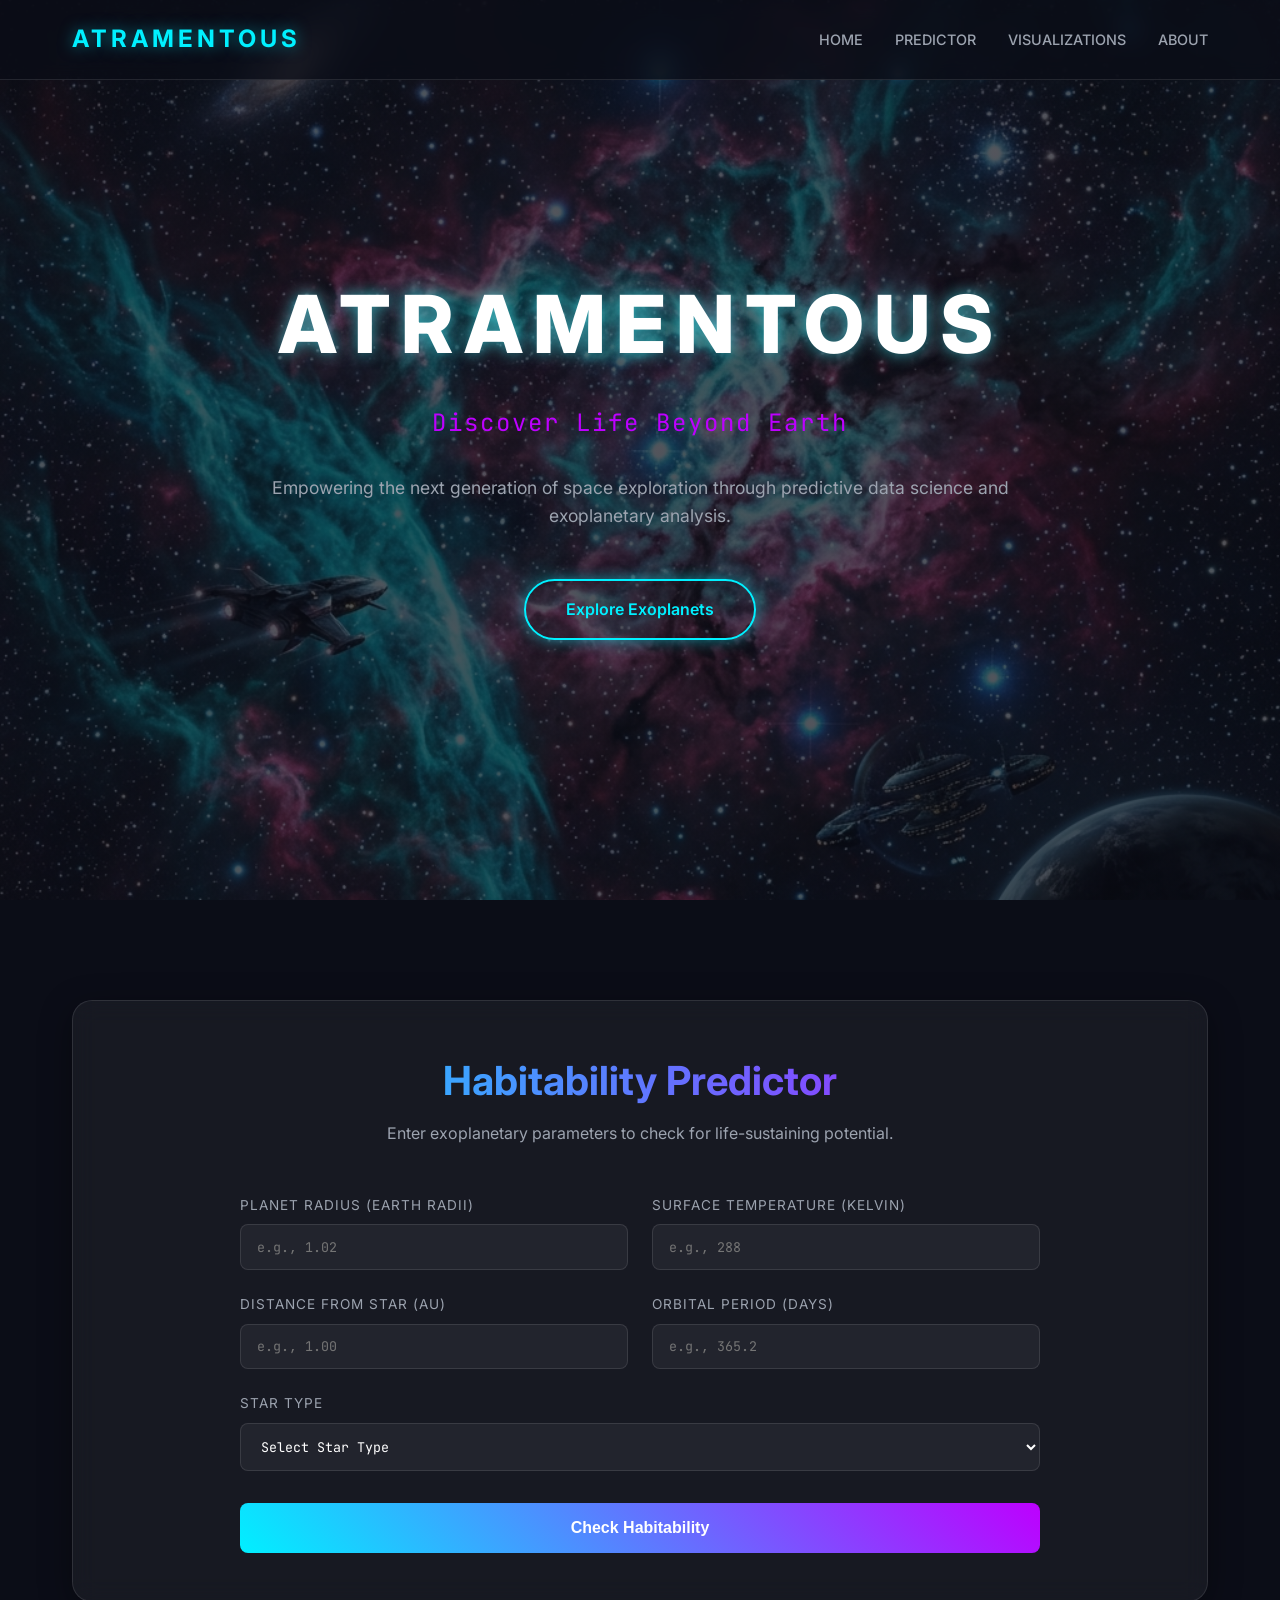
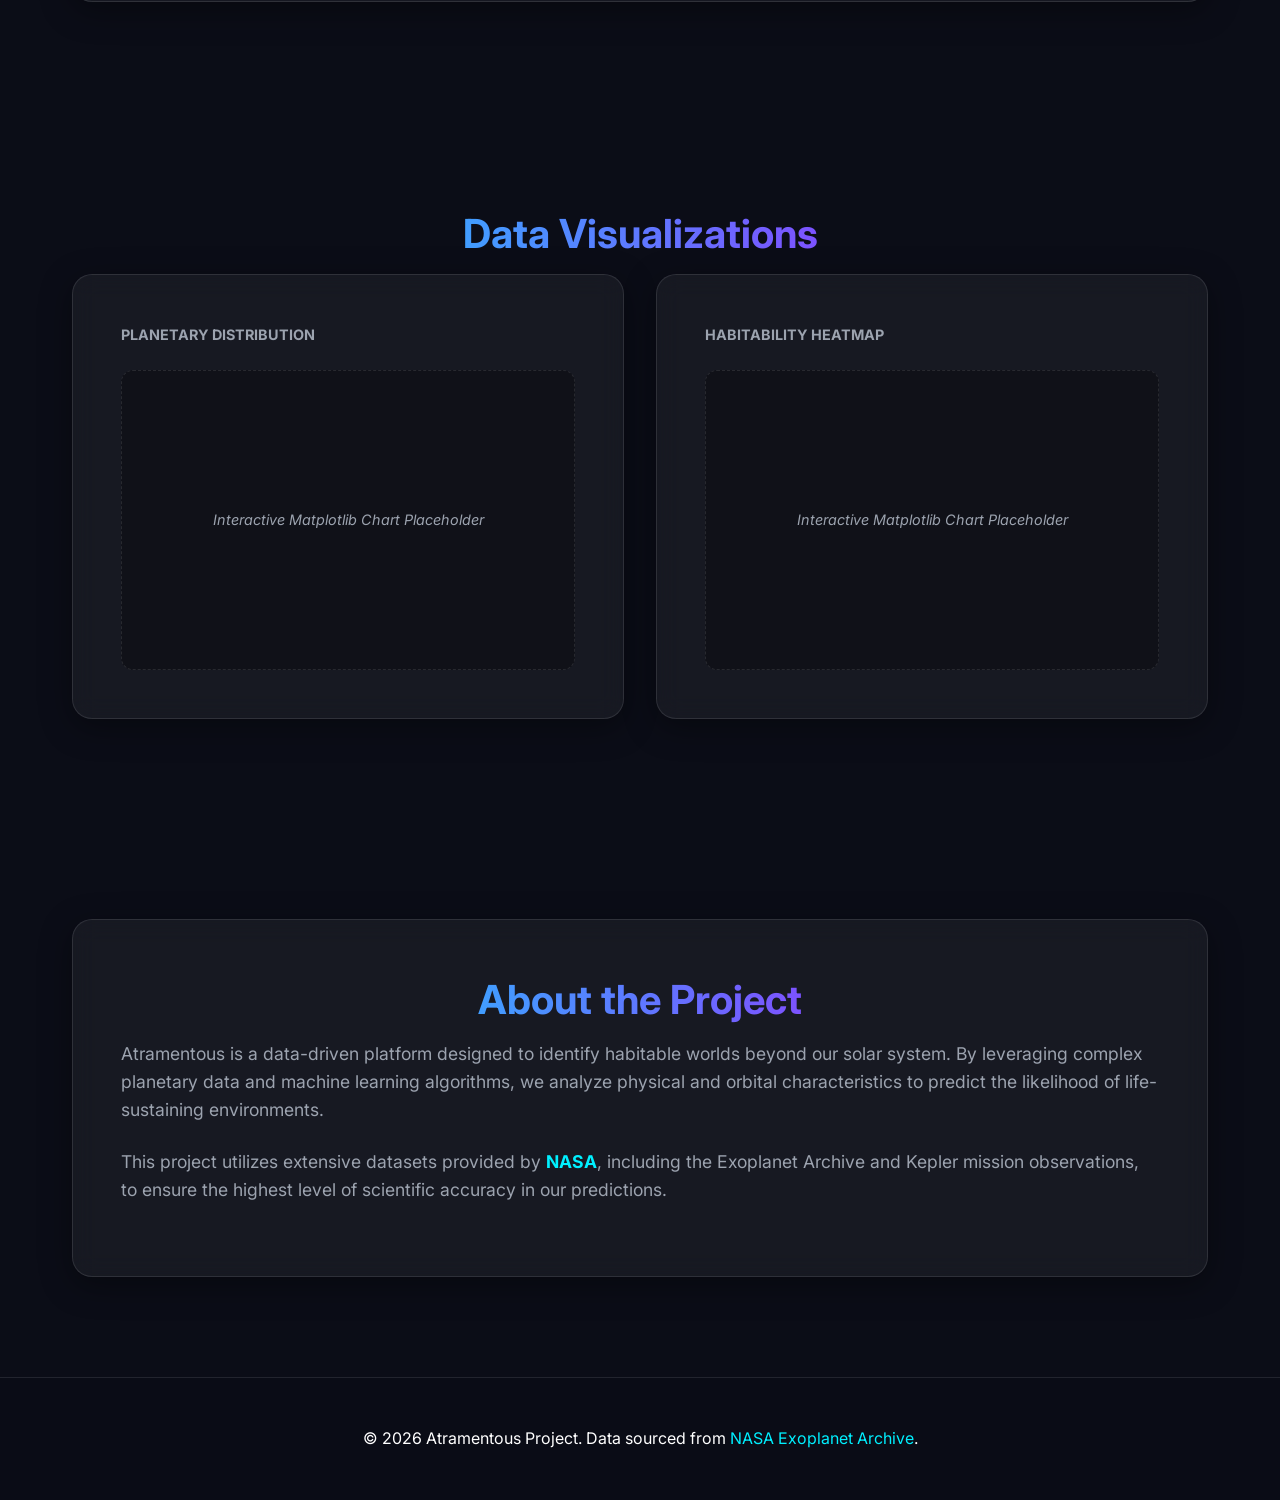
<file: index.html>
<!DOCTYPE html>
<html lang="en">
<head>
    <meta charset="UTF-8">
    <meta name="viewport" content="width=device-width, initial-scale=1.0">
    <title>Atramentous | Discover Life Beyond Earth</title>
    <meta name="description" content="Atramentous uses advanced data science to predict the habitability of exoplanets using NASA data.">
    <link rel="stylesheet" href="style.css">
    <link rel="preconnect" href="https://fonts.googleapis.com">
    <link rel="preconnect" href="https://fonts.gstatic.com" crossorigin>
    <link href="https://fonts.googleapis.com/css2?family=Inter:wght@300;400;600;700&family=JetBrains+Mono:wght@400;500&display=swap" rel="stylesheet">
</head>
<body>
    <!-- Starry Background -->
    <div id="stars-container">
        <div id="stars"></div>
        <div id="stars2"></div>
        <div id="stars3"></div>
    </div>

    <nav id="navbar">
        <div class="container">
            <a href="#" class="logo">ATRAMENTOUS</a>
            <ul class="nav-links">
                <li><a href="#hero">Home</a></li>
                <li><a href="#predictor">Predictor</a></li>
                <li><a href="#visualizations">Visualizations</a></li>
                <li><a href="#about">About</a></li>
            </ul>
        </div>
    </nav>

    <main>
        <!-- Hero Section -->
        <section id="hero" class="hero">
            <div class="hero-content">
                <h1 class="glow-text">Atramentous</h1>
                <p class="subtitle">Discover Life Beyond Earth</p>
                <div class="hero-description">
                    Empowering the next generation of space exploration through predictive data science and exoplanetary analysis.
                </div>
                <a href="#predictor" class="cta-button">Explore Exoplanets</a>
            </div>
        </section>

        <!-- Input Section -->
        <section id="predictor" class="predictor">
            <div class="container">
                <div class="glass-panel">
                    <h2 class="section-title">Habitability Predictor</h2>
                    <p class="section-subtitle">Enter exoplanetary parameters to check for life-sustaining potential.</p>
                    
                    <form id="habitability-form" class="prediction-form">
                        <div class="form-grid">
                            <div class="input-group">
                                <label for="planet-radius">Planet Radius (Earth Radii)</label>
                                <input type="number" id="planet-radius" name="radius" step="0.01" placeholder="e.g., 1.02" required>
                            </div>
                            <div class="input-group">
                                <label for="surface-temp">Surface Temperature (Kelvin)</label>
                                <input type="number" id="surface-temp" name="temperature" step="0.1" placeholder="e.g., 288" required>
                            </div>
                            <div class="input-group">
                                <label for="distance">Distance from Star (AU)</label>
                                <input type="number" id="distance" name="distance" step="0.01" placeholder="e.g., 1.00" required>
                            </div>
                            <div class="input-group">
                                <label for="orbital-period">Orbital Period (Days)</label>
                                <input type="number" id="orbital-period" name="period" step="0.1" placeholder="e.g., 365.2" required>
                            </div>
                            <div class="input-group full-width">
                                <label for="star-type">Star Type</label>
                                <select id="star-type" name="star_type" required>
                                    <option value="" disabled selected>Select Star Type</option>
                                    <option value="G">G-Type (Sun-like)</option>
                                    <option value="M">M-Type (Red Dwarf)</option>
                                    <option value="K">K-Type (Orange Dwarf)</option>
                                    <option value="F">F-Type (Yellow-White Dwarf)</option>
                                    <option value="A">A-Type (White Main Sequence)</option>
                                </select>
                            </div>
                        </div>
                        <button type="submit" id="submit-btn" class="submit-button">Check Habitability</button>
                    </form>
                </div>

                <!-- Prediction Output Section (Hidden by default) -->
                <div id="result-container" class="result-container hidden">
                    <div class="glass-panel result-panel">
                        <h3>Prediction Result</h3>
                        <div class="result-content">
                            <div class="status-indicator">
                                <div id="status-text" class="status-text">--</div>
                                <div id="probability-bar" class="progress-bar-container">
                                    <div id="probability-fill" class="progress-bar-fill"></div>
                                </div>
                                <div id="probability-text" class="probability-text">0% Probability</div>
                            </div>
                        </div>
                    </div>
                </div>
            </div>
        </section>

        <!-- Visualization Section -->
        <section id="visualizations" class="visualizations">
            <div class="container">
                <h2 class="section-title">Data Visualizations</h2>
                <div class="visualization-grid">
                    <div class="glass-panel chart-container">
                        <h3>Planetary Distribution</h3>
                        <div id="bar-chart" class="chart-placeholder">
                            <div class="placeholder-text">Interactive Matplotlib Chart Placeholder</div>
                        </div>
                    </div>
                    <div class="glass-panel chart-container">
                        <h3>Habitability Heatmap</h3>
                        <div id="heatmap" class="chart-placeholder">
                            <div class="placeholder-text">Interactive Matplotlib Chart Placeholder</div>
                        </div>
                    </div>
                </div>
            </div>
        </section>

        <!-- About Section -->
        <section id="about" class="about">
            <div class="container">
                <div class="glass-panel">
                    <h2 class="section-title">About the Project</h2>
                    <div class="about-content">
                        <p>Atramentous is a data-driven platform designed to identify habitable worlds beyond our solar system. By leveraging complex planetary data and machine learning algorithms, we analyze physical and orbital characteristics to predict the likelihood of life-sustaining environments.</p>
                        <p>This project utilizes extensive datasets provided by <strong>NASA</strong>, including the Exoplanet Archive and Kepler mission observations, to ensure the highest level of scientific accuracy in our predictions.</p>
                    </div>
                </div>
            </div>
        </section>
    </main>

    <footer>
        <div class="container">
            <p>&copy; 2026 Atramentous Project. Data sourced from <a href="https://exoplanetarchive.ipac.caltech.edu/" target="_blank">NASA Exoplanet Archive</a>.</p>
        </div>
    </footer>

    <script src="script.js"></script>
</body>
</html>
</file>
<file: style.css>
:root {
    --bg-color: #0B0D17;
    --text-primary: #FFFFFF;
    --text-secondary: #9CA3AF;
    --accent-cyan: #00F0FF;
    --accent-magenta: #BD00FF;
    --glass-bg: rgba(255, 255, 255, 0.05);
    --glass-border: rgba(255, 255, 255, 0.1);
    --cyan-glow: 0 0 15px rgba(0, 240, 255, 0.5);
    --magenta-glow: 0 0 15px rgba(189, 0, 255, 0.5);
    --font-ui: 'Inter', sans-serif;
    --font-data: 'JetBrains Mono', monospace;
}

* {
    margin: 0;
    padding: 0;
    box-sizing: border-box;
}

html {
    scroll-behavior: smooth;
}

body {
    background-color: var(--bg-color);
    color: var(--text-primary);
    font-family: var(--font-ui);
    line-height: 1.6;
    overflow-x: hidden;
}

.container {
    max-width: 1200px;
    margin: 0 auto;
    padding: 0 2rem;
}

/* Starry Background */
#stars-container {
    position: fixed;
    top: 0;
    left: 0;
    width: 100%;
    height: 100%;
    z-index: -1;
    overflow: hidden;
    background: radial-gradient(ellipse at bottom, #1B2735 0%, #090A0F 100%);
}

#stars, #stars2, #stars3 {
    width: 1px;
    height: 1px;
    background: transparent;
    box-shadow: 1744px 1481px #FFF , 1891px 1152px #FFF, 1200px 500px #FFF, 400px 800px #FFF; /* Simplified for now */
    animation: animStar 50s linear infinite;
}

/* Generate more complex star shadows in a real app or with a preprocessor */
#stars { box-shadow: 442px 141px #FFF, 102px 1400px #FFF, 1500px 300px #FFF, 200px 1800px #FFF, 1800px 100px #FFF, 600px 900px #FFF, 1200px 1500px #FFF, 100px 200px #FFF; }
#stars2 { width: 2px; height: 2px; animation: animStar 100s linear infinite; box-shadow: 1000px 200px #FFF, 400px 1500px #FFF, 1600px 800px #FFF, 200px 100px #FFF, 1400px 1800px #FFF; }
#stars3 { width: 3px; height: 3px; animation: animStar 150s linear infinite; box-shadow: 500px 1000px #FFF, 1500px 200px #FFF, 200px 500px #FFF, 1800px 1200px #FFF; }

@keyframes animStar {
    from { transform: translateY(0px); }
    to { transform: translateY(-2000px); }
}

/* Navigation */
#navbar {
    position: fixed;
    top: 0;
    width: 100%;
    height: 80px;
    display: flex;
    align-items: center;
    background: rgba(11, 13, 23, 0.8);
    backdrop-filter: blur(10px);
    border-bottom: 1px solid var(--glass-border);
    z-index: 1000;
}

#navbar .container {
    display: flex;
    justify-content: space-between;
    align-items: center;
    width: 100%;
}

.logo {
    font-size: 1.5rem;
    font-weight: 700;
    letter-spacing: 4px;
    color: var(--accent-cyan);
    text-decoration: none;
    text-shadow: var(--cyan-glow);
}

.nav-links {
    display: flex;
    list-style: none;
    gap: 2rem;
}

.nav-links a {
    color: var(--text-secondary);
    text-decoration: none;
    font-size: 0.9rem;
    font-weight: 500;
    text-transform: uppercase;
    transition: color 0.3s ease, text-shadow 0.3s ease;
}

.nav-links a:hover {
    color: var(--accent-cyan);
    text-shadow: var(--cyan-glow);
}

/* Sections */
section {
    padding: 100px 0;
}

.section-title {
    font-size: 2.5rem;
    margin-bottom: 0.5rem;
    text-align: center;
    background: linear-gradient(to right, var(--accent-cyan), var(--accent-magenta));
    -webkit-background-clip: text;
    -webkit-text-fill-color: transparent;
}

.section-subtitle {
    text-align: center;
    color: var(--text-secondary);
    margin-bottom: 3rem;
}

/* Glass Panels */
.glass-panel {
    background: var(--glass-bg);
    backdrop-filter: blur(12px);
    border: 1px solid var(--glass-border);
    border-radius: 20px;
    padding: 3rem;
    box-shadow: 0 8px 32px 0 rgba(0, 0, 0, 0.37);
}

/* Hero Section */
.hero {
    height: 100vh;
    display: flex;
    align-items: center;
    justify-content: center;
    text-align: center;
    background: linear-gradient(rgba(11, 13, 23, 0.7), rgba(11, 13, 23, 0.7)), url('nebula.png');
    background-size: cover;
    background-position: center;
}

.hero-content {
    max-width: 800px;
}

.glow-text {
    font-size: 5rem;
    font-weight: 800;
    margin-bottom: 1rem;
    text-transform: uppercase;
    letter-spacing: 10px;
    color: var(--text-primary);
    text-shadow: 0 0 20px rgba(255, 255, 255, 0.2), var(--cyan-glow);
}

.subtitle {
    font-size: 1.5rem;
    color: var(--accent-magenta);
    margin-bottom: 2rem;
    font-family: var(--font-data);
    letter-spacing: 2px;
}

.hero-description {
    color: var(--text-secondary);
    font-size: 1.1rem;
    margin-bottom: 3rem;
}

.cta-button {
    display: inline-block;
    padding: 1rem 2.5rem;
    background: transparent;
    border: 2px solid var(--accent-cyan);
    color: var(--accent-cyan);
    text-decoration: none;
    font-weight: 600;
    border-radius: 50px;
    transition: all 0.3s ease;
    box-shadow: var(--cyan-glow);
}

.cta-button:hover {
    background: var(--accent-cyan);
    color: var(--bg-color);
    box-shadow: 0 0 30px var(--accent-cyan);
    transform: translateY(-5px);
}

/* Form Styles */
.prediction-form {
    max-width: 800px;
    margin: 0 auto;
}

.form-grid {
    display: grid;
    grid-template-columns: 1fr 1fr;
    gap: 1.5rem;
    margin-bottom: 2rem;
}

.input-group {
    display: flex;
    flex-direction: column;
    gap: 0.5rem;
}

.full-width {
    grid-column: span 2;
}

label {
    font-size: 0.85rem;
    color: var(--text-secondary);
    text-transform: uppercase;
    letter-spacing: 1px;
}

input, select {
    background: rgba(255, 255, 255, 0.05);
    border: 1px solid var(--glass-border);
    border-radius: 8px;
    padding: 0.8rem 1rem;
    color: var(--text-primary);
    font-family: var(--font-data);
    transition: border-color 0.3s ease, box-shadow 0.3s ease;
}

input:focus, select:focus {
    outline: none;
    border-color: var(--accent-cyan);
    box-shadow: 0 0 10px rgba(0, 240, 255, 0.2);
}

.submit-button {
    width: 100%;
    padding: 1rem;
    background: linear-gradient(45deg, var(--accent-cyan), var(--accent-magenta));
    border: none;
    border-radius: 8px;
    color: white;
    font-weight: 700;
    font-size: 1rem;
    cursor: pointer;
    transition: transform 0.2s ease, opacity 0.3s ease;
}

.submit-button:hover {
    opacity: 0.9;
    transform: translateY(-2px);
}

/* Result Section */
.result-container {
    margin-top: 3rem;
    transition: all 0.5s ease;
}

.hidden {
    display: none;
    opacity: 0;
}

.result-panel {
    text-align: center;
    border: 1px solid var(--accent-cyan);
}

.status-text {
    font-size: 2rem;
    font-weight: 700;
    margin: 1.5rem 0;
    font-family: var(--font-data);
}

.status-habitable {
    color: #4ade80;
    text-shadow: 0 0 15px rgba(74, 222, 128, 0.5);
}

.status-not-habitable {
    color: #f87171;
    text-shadow: 0 0 15px rgba(248, 113, 113, 0.5);
}

.progress-bar-container {
    width: 100%;
    height: 12px;
    background: rgba(255, 255, 255, 0.1);
    border-radius: 6px;
    overflow: hidden;
    margin: 1rem 0;
}

.progress-bar-fill {
    height: 100%;
    width: 0%;
    background: linear-gradient(to right, var(--accent-cyan), var(--accent-magenta));
    transition: width 1s cubic-bezier(0.4, 0, 0.2, 1);
}

.probability-text {
    color: var(--text-secondary);
    font-family: var(--font-data);
}

/* Visualization Section */
.visualization-grid {
    display: grid;
    grid-template-columns: 1fr 1fr;
    gap: 2rem;
}

.chart-container h3 {
    margin-bottom: 1.5rem;
    color: var(--text-secondary);
    text-transform: uppercase;
    font-size: 0.9rem;
}

.chart-placeholder {
    height: 300px;
    background: rgba(0, 0, 0, 0.3);
    border: 1px dashed var(--glass-border);
    border-radius: 12px;
    display: flex;
    align-items: center;
    justify-content: center;
    text-align: center;
    padding: 2rem;
}

.placeholder-text {
    color: var(--text-secondary);
    font-size: 0.9rem;
    font-style: italic;
}

/* About Section */
.about-content p {
    margin-bottom: 1.5rem;
    font-size: 1.1rem;
    color: var(--text-secondary);
}

.about-content strong {
    color: var(--accent-cyan);
}

/* Footer */
footer {
    padding: 3rem 0;
    text-align: center;
    border-top: 1px solid var(--glass-border);
    background: rgba(11, 13, 23, 0.5);
}

footer a {
    color: var(--accent-cyan);
    text-decoration: none;
}

/* Mobile Responsiveness */
@media (max-width: 768px) {
    .glow-text { font-size: 3rem; letter-spacing: 5px; }
    .nav-links { display: none; } /* Hide for simplicity on mobile in this demo */
    .form-grid { grid-template-columns: 1fr; }
    .full-width { grid-column: span 1; }
    .visualization-grid { grid-template-columns: 1fr; }
}
</file>
